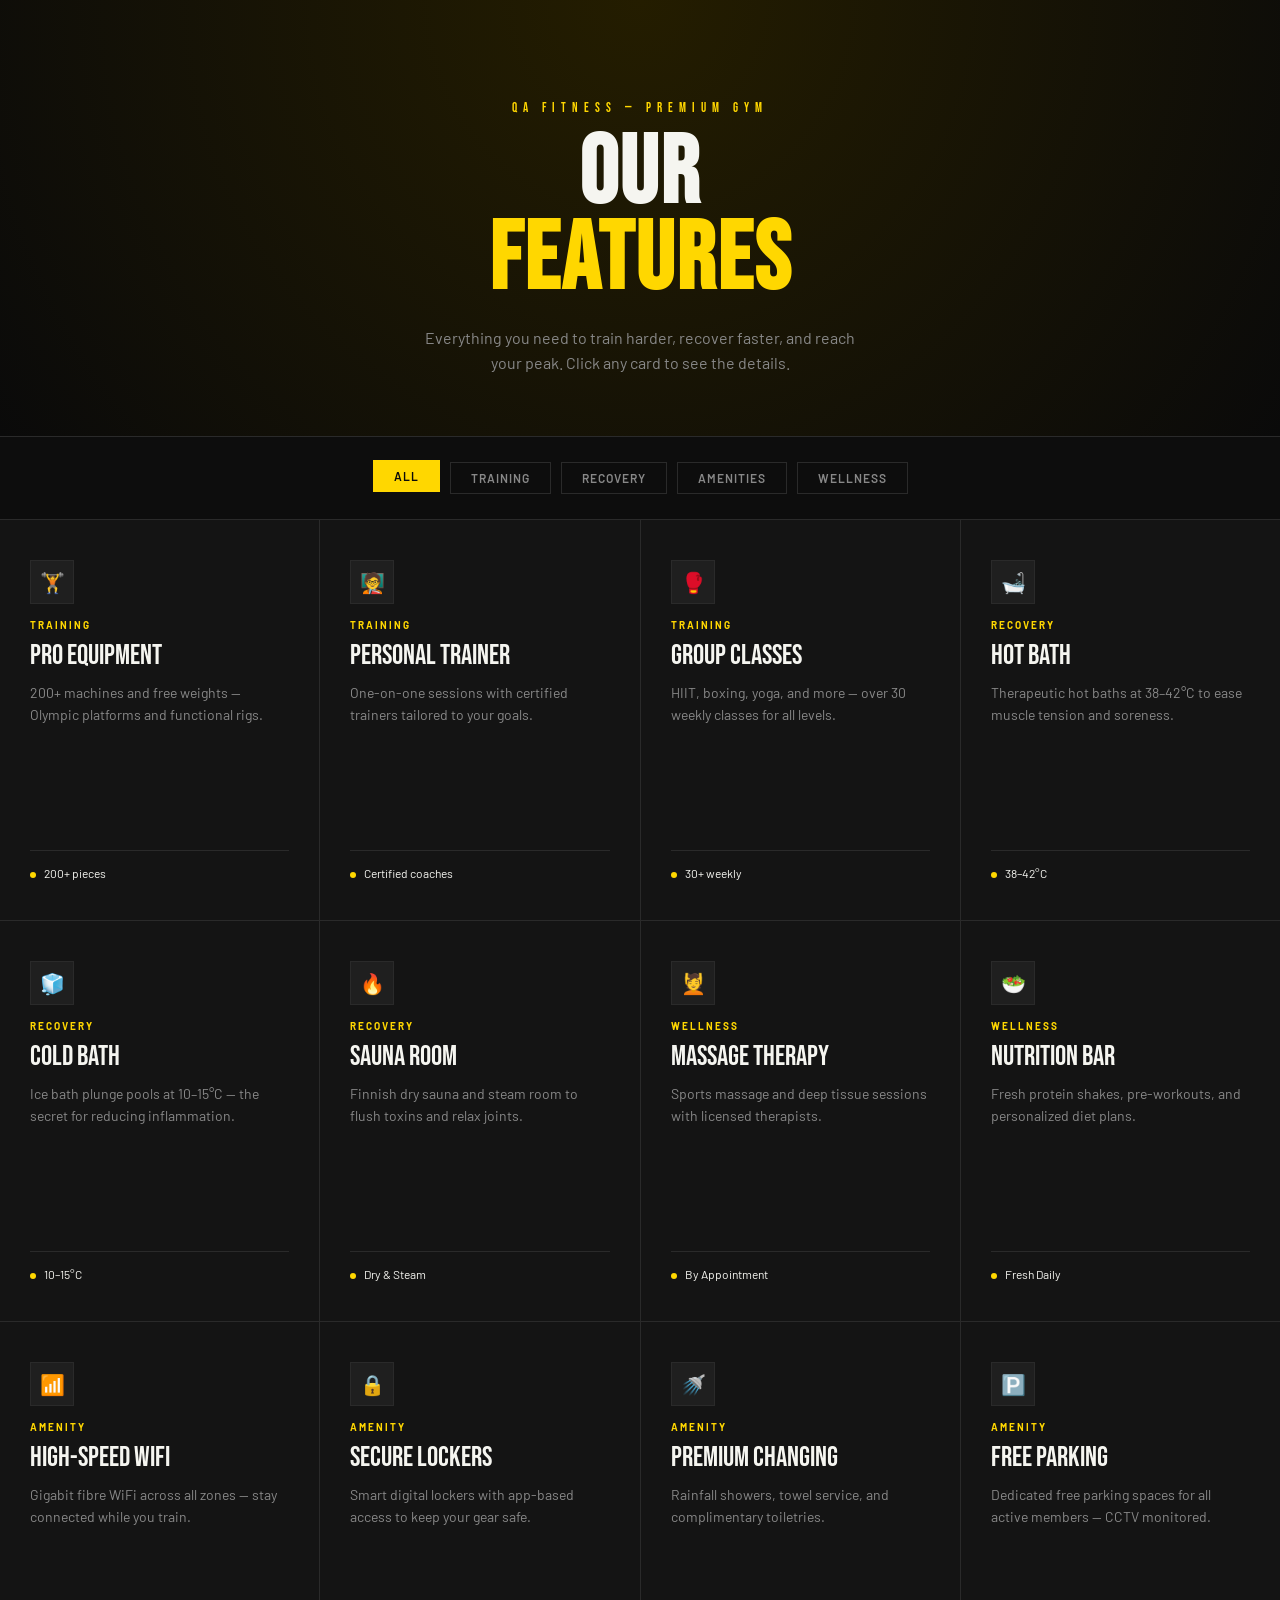
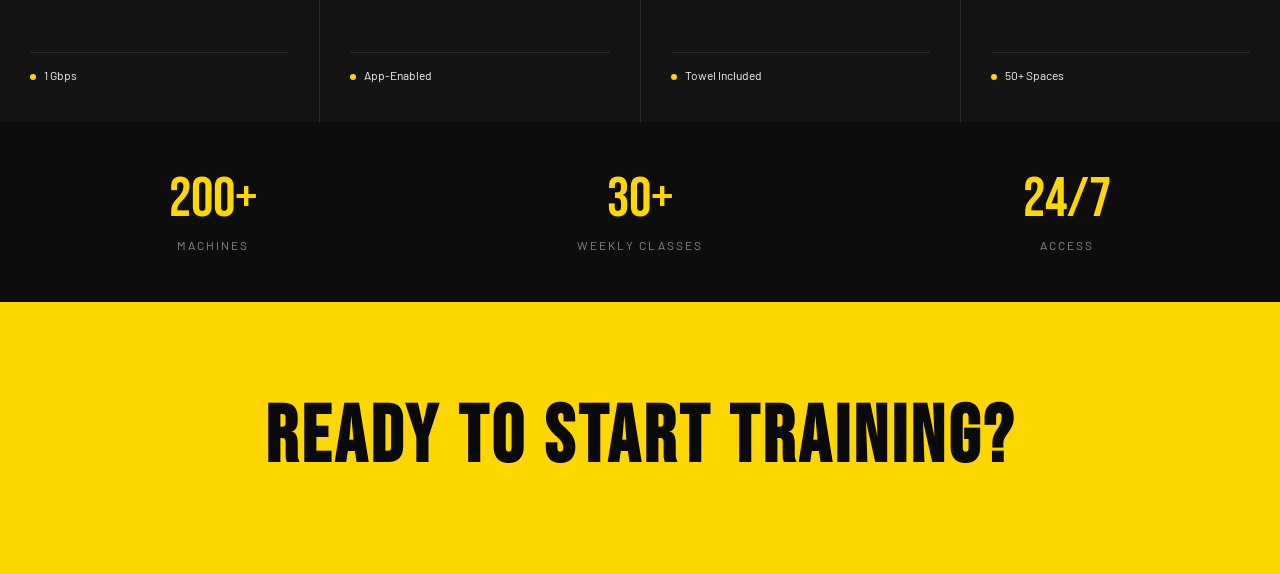
<file: index.html>
<!DOCTYPE html>
<html lang="en">
<head>
  <meta charset="UTF-8" />
  <meta name="viewport" content="width=device-width, initial-scale=1.0"/>
  <title>QA Fitness — Features</title>
  <link rel="preconnect" href="https://fonts.googleapis.com">
  <link href="https://fonts.googleapis.com/css2?family=Bebas+Neue&family=Barlow:wght@400;500;600&display=swap" rel="stylesheet">
  <link rel="stylesheet" href="style.css">
</head>
<body>

  <section class="hero">
    <div class="brand">QA Fitness — Premium Gym</div>
    <h1>OUR<br><span>FEATURES</span></h1>
    <p>Everything you need to train harder, recover faster, and reach your peak. Click any card to see the details.</p>
  </section>

  <div class="filter-bar">
    <button class="filter-btn active" onclick="filter('all', this)">All</button>
    <button class="filter-btn" onclick="filter('training', this)">Training</button>
    <button class="filter-btn" onclick="filter('recovery', this)">Recovery</button>
    <button class="filter-btn" onclick="filter('amenity', this)">Amenities</button>
    <button class="filter-btn" onclick="filter('wellness', this)">Wellness</button>
  </div>

  <div class="grid" id="grid">

    <div class="feature-card" data-cat="training" onclick="toggleFlip(this)">
      <div class="card-inner">
        <div class="card-front">
          <div class="card-icon">🏋️</div>
          <span class="card-tag">Training</span>
          <div class="card-title">Pro Equipment</div>
          <div class="card-desc">200+ machines and free weights — Olympic platforms and functional rigs.</div>
          <div class="card-detail"><span><span class="dot"></span>200+ pieces</span></div>
        </div>
        <div class="card-back">
          <h3>Equipment Specs</h3>
          <p>We use Hammer Strength and Rogue Fitness gear. Our platforms are reinforced for heavy drops, and our cables are inspected daily for smooth movement.</p>
          <div class="tap-hint">Click to flip back</div>
        </div>
      </div>
    </div>

    <div class="feature-card" data-cat="training" onclick="toggleFlip(this)">
      <div class="card-inner">
        <div class="card-front">
          <div class="card-icon">🧑‍🏫</div>
          <span class="card-tag">Training</span>
          <div class="card-title">Personal Trainer</div>
          <div class="card-desc">One-on-one sessions with certified trainers tailored to your goals.</div>
          <div class="card-detail"><span><span class="dot"></span>Certified coaches</span></div>
        </div>
        <div class="card-back">
          <h3>Expert Guidance</h3>
          <p>Our trainers hold Level 3+ certifications. We offer bi-weekly progress tracking, form correction, and custom workout plans via our gym app.</p>
          <div class="tap-hint">Click to flip back</div>
        </div>
      </div>
    </div>

    <div class="feature-card" data-cat="training" onclick="toggleFlip(this)">
      <div class="card-inner">
        <div class="card-front">
          <div class="card-icon">🥊</div>
          <span class="card-tag">Training</span>
          <div class="card-title">Group Classes</div>
          <div class="card-desc">HIIT, boxing, yoga, and more — over 30 weekly classes for all levels.</div>
          <div class="card-detail"><span><span class="dot"></span>30+ weekly</span></div>
        </div>
        <div class="card-back">
          <h3>The Studio</h3>
          <p>Classes are held in our climate-controlled studios. We provide all equipment, including gloves for boxing and mats for yoga. Just bring your energy.</p>
          <div class="tap-hint">Click to flip back</div>
        </div>
      </div>
    </div>

    <div class="feature-card" data-cat="recovery" onclick="toggleFlip(this)">
      <div class="card-inner">
        <div class="card-front">
          <div class="card-icon">🛁</div>
          <span class="card-tag">Recovery</span>
          <div class="card-title">Hot Bath</div>
          <div class="card-desc">Therapeutic hot baths at 38–42°C to ease muscle tension and soreness.</div>
          <div class="card-detail"><span><span class="dot"></span>38–42°C</span></div>
        </div>
        <div class="card-back">
          <h3>Heat Therapy</h3>
          <p>Soaking in our mineral-infused hot baths increases blood flow to tired muscles, helping you recover faster after high-intensity training sessions.</p>
          <div class="tap-hint">Click to flip back</div>
        </div>
      </div>
    </div>

    <div class="feature-card" data-cat="recovery" onclick="toggleFlip(this)">
      <div class="card-inner">
        <div class="card-front">
          <div class="card-icon">🧊</div>
          <span class="card-tag">Recovery</span>
          <div class="card-title">Cold Bath</div>
          <div class="card-desc">Ice bath plunge pools at 10–15°C — the secret for reducing inflammation.</div>
          <div class="card-detail"><span><span class="dot"></span>10–15°C</span></div>
        </div>
        <div class="card-back">
          <h3>Cryotherapy</h3>
          <p>The cold plunge constricts blood vessels and flushes out metabolic waste. It’s the gold standard for elite athletes to stop DOMS in its tracks.</p>
          <div class="tap-hint">Click to flip back</div>
        </div>
      </div>
    </div>

    <div class="feature-card" data-cat="recovery" onclick="toggleFlip(this)">
      <div class="card-inner">
        <div class="card-front">
          <div class="card-icon">🔥</div>
          <span class="card-tag">Recovery</span>
          <div class="card-title">Sauna Room</div>
          <div class="card-desc">Finnish dry sauna and steam room to flush toxins and relax joints.</div>
          <div class="card-detail"><span><span class="dot"></span>Dry & Steam</span></div>
        </div>
        <div class="card-back">
          <h3>Detoxify</h3>
          <p>Our traditional wood-lined sauna reaches 85°C. Great for skin health, improved cardiovascular endurance, and total mental decompression.</p>
          <div class="tap-hint">Click to flip back</div>
        </div>
      </div>
    </div>

    <div class="feature-card" data-cat="wellness" onclick="toggleFlip(this)">
      <div class="card-inner">
        <div class="card-front">
          <div class="card-icon">💆</div>
          <span class="card-tag">Wellness</span>
          <div class="card-title">Massage Therapy</div>
          <div class="card-desc">Sports massage and deep tissue sessions with licensed therapists.</div>
          <div class="card-detail"><span><span class="dot"></span>By Appointment</span></div>
        </div>
        <div class="card-back">
          <h3>Body Work</h3>
          <p>Choose from sports massage, trigger point therapy, or assisted stretching. Perfect for addressing chronic tightness and preventing injury.</p>
          <div class="tap-hint">Click to flip back</div>
        </div>
      </div>
    </div>

    <div class="feature-card" data-cat="wellness" onclick="toggleFlip(this)">
      <div class="card-inner">
        <div class="card-front">
          <div class="card-icon">🥗</div>
          <span class="card-tag">Wellness</span>
          <div class="card-title">Nutrition Bar</div>
          <div class="card-desc">Fresh protein shakes, pre-workouts, and personalized diet plans.</div>
          <div class="card-detail"><span><span class="dot"></span>Fresh Daily</span></div>
        </div>
        <div class="card-back">
          <h3>Fuel Your Body</h3>
          <p>We serve pharmaceutical-grade supplements and organic whole foods. Our nutritionists can build a macro plan that fits your exact body goals.</p>
          <div class="tap-hint">Click to flip back</div>
        </div>
      </div>
    </div>

    <div class="feature-card" data-cat="amenity" onclick="toggleFlip(this)">
      <div class="card-inner">
        <div class="card-front">
          <div class="card-icon">📶</div>
          <span class="card-tag">Amenity</span>
          <div class="card-title">High-Speed WiFi</div>
          <div class="card-desc">Gigabit fibre WiFi across all zones — stay connected while you train.</div>
          <div class="card-detail"><span><span class="dot"></span>1 Gbps</span></div>
        </div>
        <div class="card-back">
          <h3>Connect</h3>
          <p>Full signal strength even in the locker rooms. Stream your workout playlists in 4K or get some work done in our lounge area between sets.</p>
          <div class="tap-hint">Click to flip back</div>
        </div>
      </div>
    </div>

    <div class="feature-card" data-cat="amenity" onclick="toggleFlip(this)">
      <div class="card-inner">
        <div class="card-front">
          <div class="card-icon">🔒</div>
          <span class="card-tag">Amenity</span>
          <div class="card-title">Secure Lockers</div>
          <div class="card-desc">Smart digital lockers with app-based access to keep your gear safe.</div>
          <div class="card-detail"><span><span class="dot"></span>App-Enabled</span></div>
        </div>
        <div class="card-back">
          <h3>Smart Security</h3>
          <p>No need for padlocks. Use your membership QR code to lock and unlock. Each locker includes a USB charging port for your devices.</p>
          <div class="tap-hint">Click to flip back</div>
        </div>
      </div>
    </div>

    <div class="feature-card" data-cat="amenity" onclick="toggleFlip(this)">
      <div class="card-inner">
        <div class="card-front">
          <div class="card-icon">🚿</div>
          <span class="card-tag">Amenity</span>
          <div class="card-title">Premium Changing</div>
          <div class="card-desc">Rainfall showers, towel service, and complimentary toiletries.</div>
          <div class="card-detail"><span><span class="dot"></span>Towel Included</span></div>
        </div>
        <div class="card-back">
          <h3>The Spa Suite</h3>
          <p>Our changing rooms feature Dyson hair dryers, luxury shower gels, and fresh towels laundered daily. Experience the ultimate post-workout refresh.</p>
          <div class="tap-hint">Click to flip back</div>
        </div>
      </div>
    </div>

    <div class="feature-card" data-cat="amenity" onclick="toggleFlip(this)">
      <div class="card-inner">
        <div class="card-front">
          <div class="card-icon">🅿️</div>
          <span class="card-tag">Amenity</span>
          <div class="card-title">Free Parking</div>
          <div class="card-desc">Dedicated free parking spaces for all active members — CCTV monitored.</div>
          <div class="card-detail"><span><span class="dot"></span>50+ Spaces</span></div>
        </div>
        <div class="card-back">
          <h3>Easy Access</h3>
          <p>Skip the city parking stress. Our private lot is located directly behind the gym with secure gated entry for members only.</p>
          <div class="tap-hint">Click to flip back</div>
        </div>
      </div>
    </div>

  </div>

  <div class="stats-bar">
    <div class="stat"><div class="stat-num">200+</div><div class="stat-label">Machines</div></div>
    <div class="stat"><div class="stat-num">30+</div><div class="stat-label">Weekly Classes</div></div>
    <div class="stat"><div class="stat-num">24/7</div><div class="stat-label">Access</div></div>
  </div>

  <div class="cta-strip">
    <h2>Ready to Start Training?</h2>
  </div>

  <script src="script.js"></script>
</body>
</html>
</file>
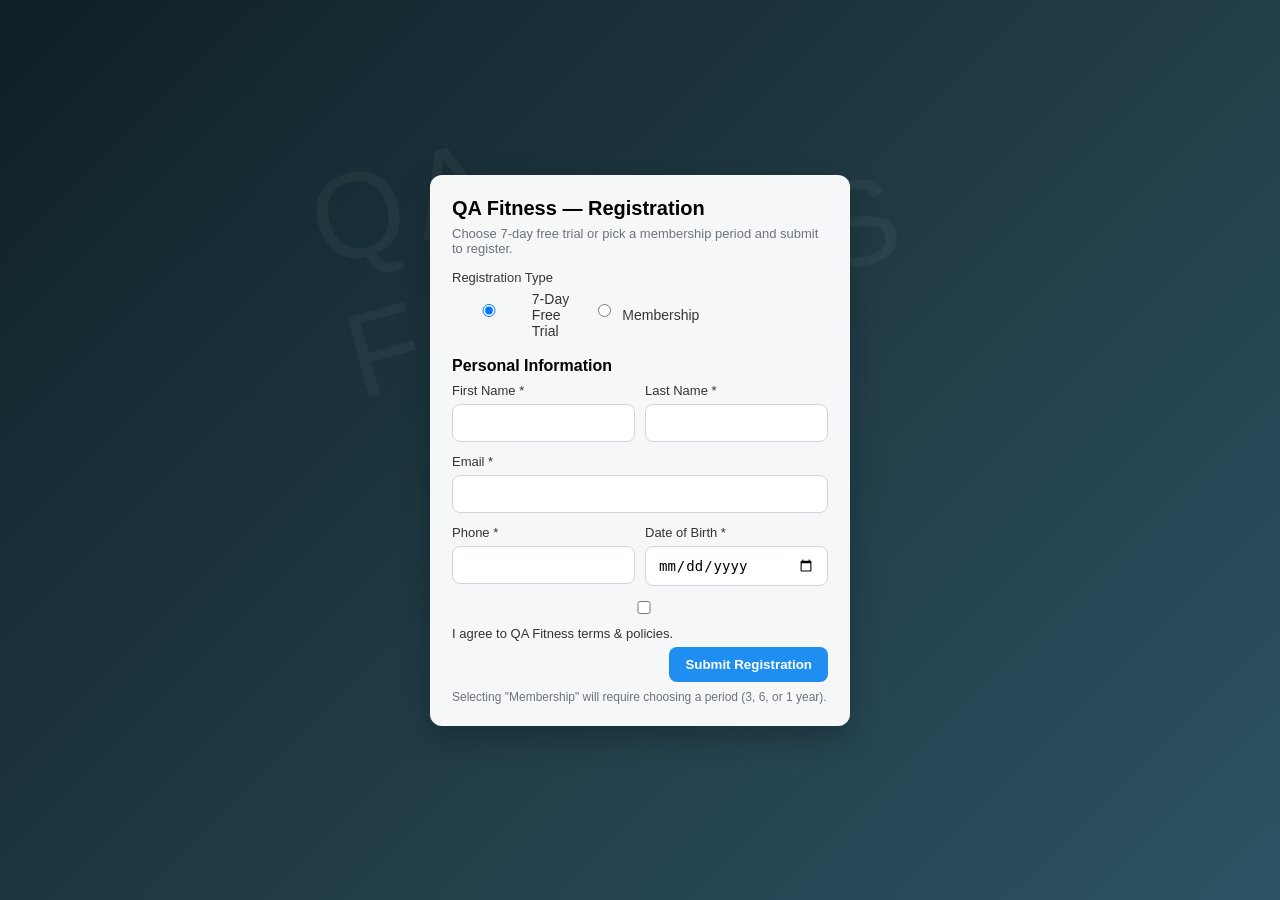
<file: contact.html>
<!doctype html>
<html lang="en">
<head>
  <meta charset="utf-8" />
  <meta name="viewport" content="width=device-width,initial-scale=1" />
  <title>QA Fitness - Registration</title>
  <style>
    :root{--primary:#1f8ef1;--muted:#6b7280}
    *{box-sizing:border-box}
    body{margin:0;min-height:100vh;display:flex;align-items:center;justify-content:center;
      font-family:Arial,Helvetica,sans-serif;
      background:linear-gradient(135deg,#0f2027 0%,#203a43 50%,#2c5364 100%);}
    /* watermark */
    body::before{content:"QA FITNESS";position:fixed;left:50%;top:8%;transform:translateX(-50%)rotate(-15deg);
      font-size:120px;color:rgba(255,255,255,0.04);letter-spacing:10px;pointer-events:none;user-select:none}
    .card{width:420px;background:rgba(255,255,255,0.96);padding:22px;border-radius:12px;box-shadow:0 12px 30px rgba(0,0,0,0.25)}
    h2{margin:0 0 6px;font-size:20px}
    p.lead{margin:0 0 14px;color:var(--muted);font-size:13px}
    label{display:block;margin-bottom:6px;font-size:13px;color:#333}
    .radio-row{display:flex;gap:12px;flex-wrap:wrap;margin-bottom:12px}
    .radio-row label{display:flex;align-items:center;gap:8px;font-size:14px}
    select,input{width:100%;padding:10px 12px;border:1px solid #d1d5db;border-radius:8px;font-size:14px;margin-bottom:12px}
    .form-row{display:flex;gap:10px}
    .form-row .half{flex:1}
    .actions{display:flex;justify-content:flex-end;gap:8px;margin-top:6px}
    button{background:var(--primary);color:#fff;border:0;padding:10px 16px;border-radius:8px;cursor:pointer;font-weight:700}
    .note{font-size:12px;color:var(--muted);margin-top:8px}
    @media (max-width:460px){.card{width:92%;} body::before{font-size:64px;top:2%}}
  </style>
</head>
<body>
  <div class="card" role="region" aria-label="QA Fitness registration">
    <h2>QA Fitness — Registration</h2>
    <p class="lead">Choose 7-day free trial or pick a membership period and submit to register.</p>

    <form id="regForm" novalidate>
      <label>Registration Type</label>
      <div class="radio-row" role="radiogroup" aria-label="Registration Type">
        <label><input type="radio" name="type" value="trial" id="typeTrial" checked> 7-Day Free Trial</label>
        <label><input type="radio" name="type" value="membership" id="typeMembership"> Membership</label>
      </div>

      <div id="membershipOptions" style="display:none;">
        <label for="period">Membership Period</label>
        <select id="period" name="period">
          <option value="">-- Select Period --</option>
          <option value="3-months">3 Months — $75</option>
          <option value="6-months">6 Months — $135</option>
          <option value="1-year">1 Year — $240</option>
        </select>
      </div>

      <div style="margin-top:6px;font-weight:700;margin-bottom:8px">Personal Information</div>

      <div class="form-row">
        <div class="half">
          <label for="firstName">First Name *</label>
          <input id="firstName" name="firstName" type="text" required>
        </div>
        <div class="half">
          <label for="lastName">Last Name *</label>
          <input id="lastName" name="lastName" type="text" required>
        </div>
      </div>

      <label for="email">Email *</label>
      <input id="email" name="email" type="email" required>

      <div class="form-row">
        <div class="half">
          <label for="phone">Phone *</label>
          <input id="phone" name="phone" type="tel" required>
        </div>
        <div class="half">
          <label for="dob">Date of Birth *</label>
          <input id="dob" name="dob" type="date" required>
        </div>
      </div>

      <label><input type="checkbox" id="agree" required> I agree to QA Fitness terms & policies.</label>

      <div class="actions">
        <button type="submit">Submit Registration</button>
      </div>

      <div class="note" aria-live="polite">Selecting "Membership" will require choosing a period (3, 6, or 1 year).</div>
    </form>
  </div>

  <script>
    const typeTrial = document.getElementById('typeTrial');
    const typeMembership = document.getElementById('typeMembership');
    const membershipOptions = document.getElementById('membershipOptions');
    const periodSelect = document.getElementById('period');
    const form = document.getElementById('regForm');

    function toggleMembershipOptions() {
      membershipOptions.style.display = typeMembership.checked ? 'block' : 'none';
      if (!typeMembership.checked) periodSelect.value = '';
    }
    document.querySelectorAll('input[name="type"]').forEach(r => r.addEventListener('change', toggleMembershipOptions));
    toggleMembershipOptions();

    form.addEventListener('submit', (e) => {
      e.preventDefault();
      // Basic validation
      if (typeMembership.checked && periodSelect.value === '') {
        alert('Please choose a membership period.');
        periodSelect.focus();
        return;
      }
      if (!form.checkValidity()) {
        alert('Please fill required fields.');
        return;
      }
      // Collect data
      const fd = new FormData(form);
      const data = Object.fromEntries(fd.entries());
      console.log('Registration submitted:', data);
      alert('Registration submitted (demo). Check console for details.');
      form.reset();
      toggleMembershipOptions();
    });
  </script>
</body>
</html>
</file>
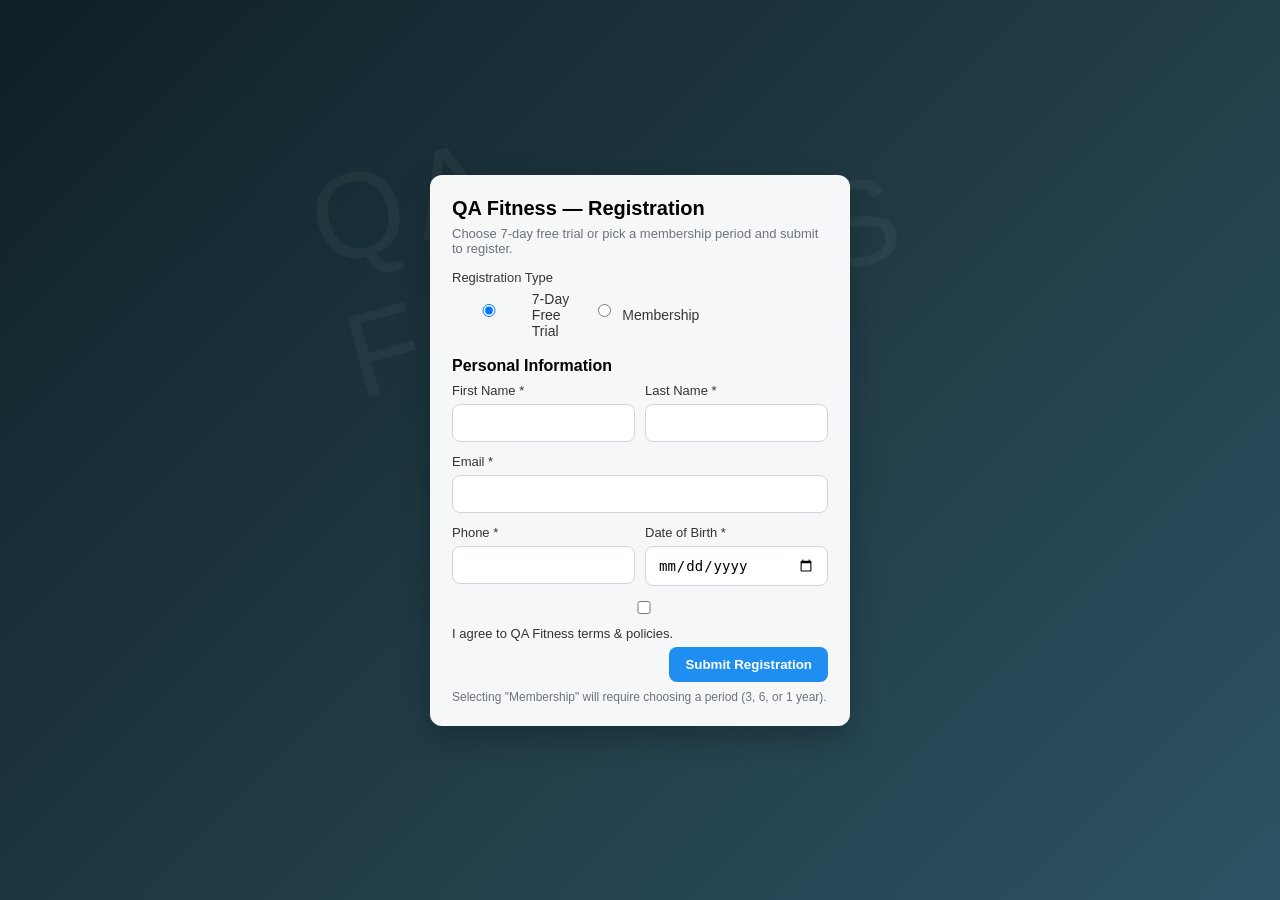
<file: Contact.html>
<!doctype html>
<html lang="en">
<head>
  <meta charset="utf-8" />
  <meta name="viewport" content="width=device-width,initial-scale=1" />
  <title>QA Fitness - Registration</title>
  <style>
    :root{--primary:#1f8ef1;--muted:#6b7280}
    *{box-sizing:border-box}
    body{margin:0;min-height:100vh;display:flex;align-items:center;justify-content:center;
      font-family:Arial,Helvetica,sans-serif;
      background:linear-gradient(135deg,#0f2027 0%,#203a43 50%,#2c5364 100%);}
    /* watermark */
    body::before{content:"QA FITNESS";position:fixed;left:50%;top:8%;transform:translateX(-50%)rotate(-15deg);
      font-size:120px;color:rgba(255,255,255,0.04);letter-spacing:10px;pointer-events:none;user-select:none}
    .card{width:420px;background:rgba(255,255,255,0.96);padding:22px;border-radius:12px;box-shadow:0 12px 30px rgba(0,0,0,0.25)}
    h2{margin:0 0 6px;font-size:20px}
    p.lead{margin:0 0 14px;color:var(--muted);font-size:13px}
    label{display:block;margin-bottom:6px;font-size:13px;color:#333}
    .radio-row{display:flex;gap:12px;flex-wrap:wrap;margin-bottom:12px}
    .radio-row label{display:flex;align-items:center;gap:8px;font-size:14px}
    select,input{width:100%;padding:10px 12px;border:1px solid #d1d5db;border-radius:8px;font-size:14px;margin-bottom:12px}
    .form-row{display:flex;gap:10px}
    .form-row .half{flex:1}
    .actions{display:flex;justify-content:flex-end;gap:8px;margin-top:6px}
    button{background:var(--primary);color:#fff;border:0;padding:10px 16px;border-radius:8px;cursor:pointer;font-weight:700}
    .note{font-size:12px;color:var(--muted);margin-top:8px}
    @media (max-width:460px){.card{width:92%;} body::before{font-size:64px;top:2%}}
  </style>
</head>
<body>
  <div class="card" role="region" aria-label="QA Fitness registration">
    <h2>QA Fitness — Registration</h2>
    <p class="lead">Choose 7-day free trial or pick a membership period and submit to register.</p>

    <form id="regForm" novalidate>
      <label>Registration Type</label>
      <div class="radio-row" role="radiogroup" aria-label="Registration Type">
        <label><input type="radio" name="type" value="trial" id="typeTrial" checked> 7-Day Free Trial</label>
        <label><input type="radio" name="type" value="membership" id="typeMembership"> Membership</label>
      </div>

      <div id="membershipOptions" style="display:none;">
        <label for="period">Membership Period</label>
        <select id="period" name="period">
          <option value="">-- Select Period per month --</option>
          <option value="1-months">Starter  — £25</option>
          <option value="Pro">Pro Elite   — £45</option>
          <option value="Ultimate">Ultimate — £75</option>
        </select>
      </div>

      <div style="margin-top:6px;font-weight:700;margin-bottom:8px">Personal Information</div>

      <div class="form-row">
        <div class="half">
          <label for="firstName">First Name *</label>
          <input id="firstName" name="firstName" type="text" required>
        </div>
        <div class="half">
          <label for="lastName">Last Name *</label>
          <input id="lastName" name="lastName" type="text" required>
        </div>
      </div>

      <label for="email">Email *</label>
      <input id="email" name="email" type="email" required>

      <div class="form-row">
        <div class="half">
          <label for="phone">Phone *</label>
          <input id="phone" name="phone" type="tel" required>
        </div>
        <div class="half">
          <label for="dob">Date of Birth *</label>
          <input id="dob" name="dob" type="date" required>
        </div>
      </div>

      <label><input type="checkbox" id="agree" required> I agree to QA Fitness terms & policies.</label>

      <div class="actions">
        <button type="submit">Submit Registration</button>
      </div>

      <div class="note" aria-live="polite">Selecting "Membership" will require choosing a period (3, 6, or 1 year).</div>
    </form>
  </div>

  <script>
    const typeTrial = document.getElementById('typeTrial');
    const typeMembership = document.getElementById('typeMembership');
    const membershipOptions = document.getElementById('membershipOptions');
    const periodSelect = document.getElementById('period');
    const form = document.getElementById('regForm');

    function toggleMembershipOptions() {
      membershipOptions.style.display = typeMembership.checked ? 'block' : 'none';
      if (!typeMembership.checked) periodSelect.value = '';
    }
    document.querySelectorAll('input[name="type"]').forEach(r => r.addEventListener('change', toggleMembershipOptions));
    toggleMembershipOptions();

    form.addEventListener('submit', (e) => {
      e.preventDefault();
      // Basic validation
      if (typeMembership.checked && periodSelect.value === '') {
        alert('Please choose a membership period.');
        periodSelect.focus();
        return;
      }
      if (!form.checkValidity()) {
        alert('Please fill required fields.');
        return;
      }
      // Collect data
      const fd = new FormData(form);
      const data = Object.fromEntries(fd.entries());
      console.log('Registration submitted:', data);
      alert('Registration submitted (demo). Check console for details.');
      form.reset();
      toggleMembershipOptions();
    });
  </script>
</body>
</html>
</file>
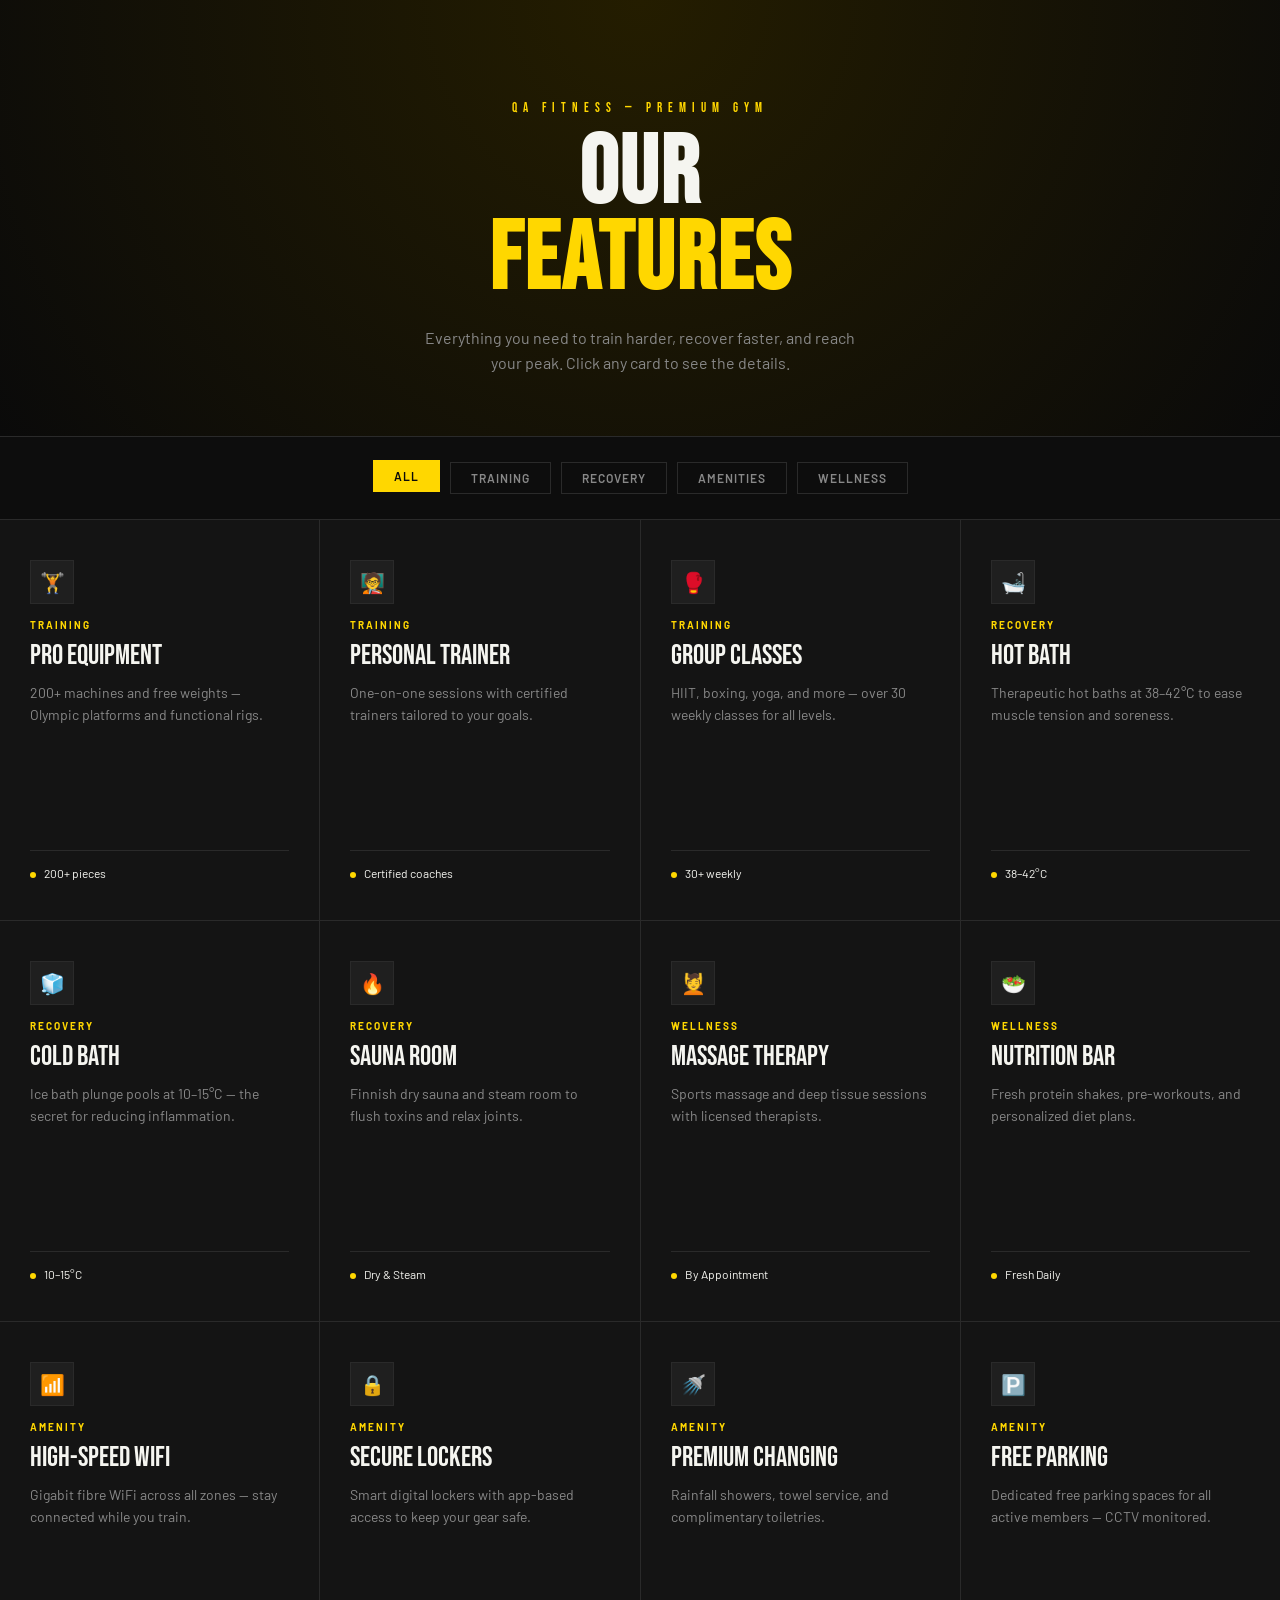
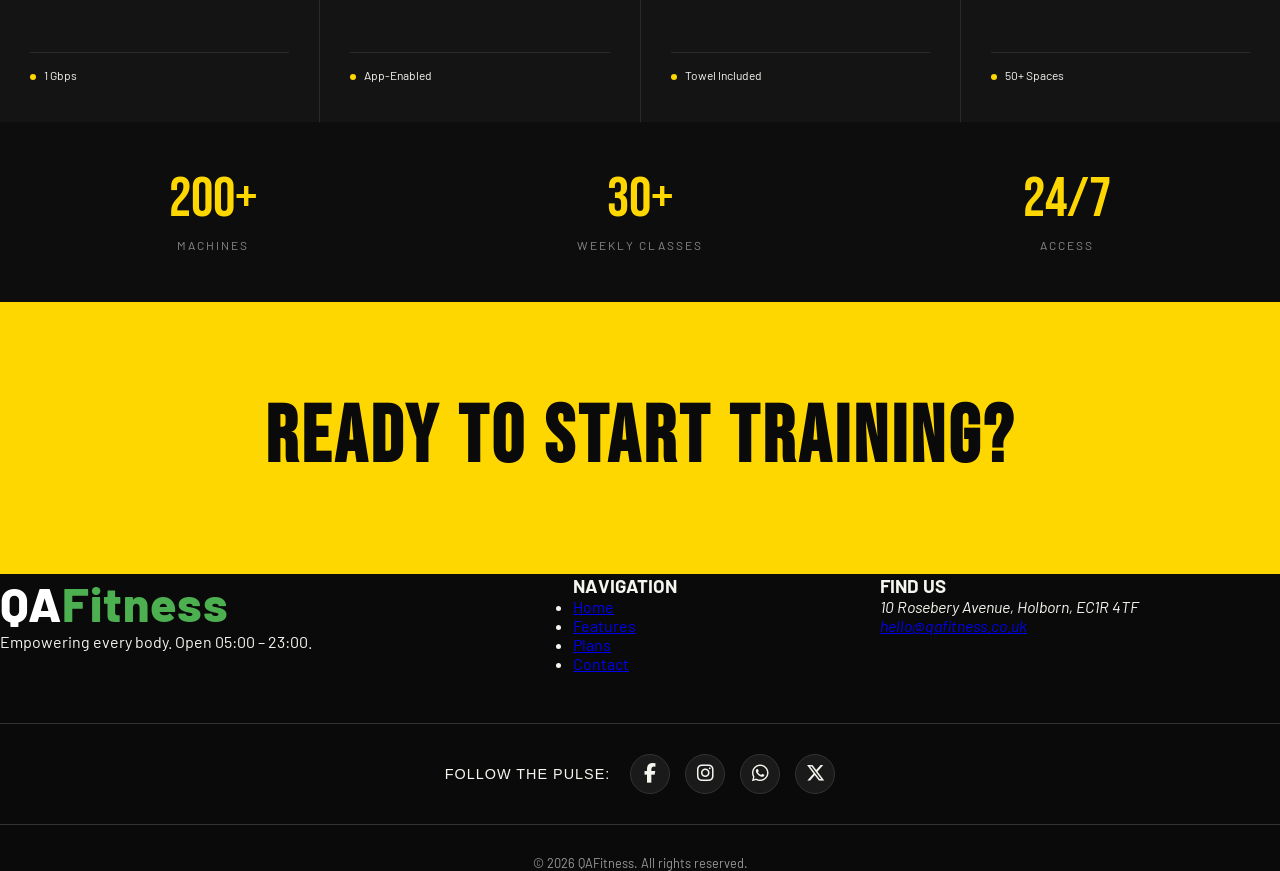
<file: features.html>
<!DOCTYPE html>
<html lang="en">
<head>
  <meta charset="UTF-8" />
  <meta name="viewport" content="width=device-width, initial-scale=1.0"/>
  <title>QA Fitness — Features</title>
  <link rel="preconnect" href="https://fonts.googleapis.com">
  <link href="https://fonts.googleapis.com/css2?family=Bebas+Neue&family=Barlow:wght@400;500;600&display=swap" rel="stylesheet">
  <link rel="stylesheet" href="features.css">
  <link rel="stylesheet" href="https://cdnjs.cloudflare.com/ajax/libs/font-awesome/6.5.1/css/all.min.css">
</head>
<body>

  <section class="hero">
    <div class="brand">QA Fitness — Premium Gym</div>
    <h1>OUR<br><span>FEATURES</span></h1>
    <p>Everything you need to train harder, recover faster, and reach your peak. Click any card to see the details.</p>
  </section>

  <div class="filter-bar">
    <button class="filter-btn active" onclick="filter('all', this)">All</button>
    <button class="filter-btn" onclick="filter('training', this)">Training</button>
    <button class="filter-btn" onclick="filter('recovery', this)">Recovery</button>
    <button class="filter-btn" onclick="filter('amenity', this)">Amenities</button>
    <button class="filter-btn" onclick="filter('wellness', this)">Wellness</button>
  </div>

  <div class="grid" id="grid">

    <div class="feature-card" data-cat="training" onclick="toggleFlip(this)">
      <div class="card-inner">
        <div class="card-front">
          <div class="card-icon">🏋️</div>
          <span class="card-tag">Training</span>
          <div class="card-title">Pro Equipment</div>
          <div class="card-desc">200+ machines and free weights — Olympic platforms and functional rigs.</div>
          <div class="card-detail"><span><span class="dot"></span>200+ pieces</span></div>
        </div>
        <div class="card-back">
          <h3>Equipment Specs</h3>
          <p>We use Hammer Strength and Rogue Fitness gear. Our platforms are reinforced for heavy drops, and our cables are inspected daily for smooth movement.</p>
          <div class="tap-hint">Click to flip back</div>
        </div>
      </div>
    </div>

    <div class="feature-card" data-cat="training" onclick="toggleFlip(this)">
      <div class="card-inner">
        <div class="card-front">
          <div class="card-icon">🧑‍🏫</div>
          <span class="card-tag">Training</span>
          <div class="card-title">Personal Trainer</div>
          <div class="card-desc">One-on-one sessions with certified trainers tailored to your goals.</div>
          <div class="card-detail"><span><span class="dot"></span>Certified coaches</span></div>
        </div>
        <div class="card-back">
          <h3>Expert Guidance</h3>
          <p>Our trainers hold Level 3+ certifications. We offer bi-weekly progress tracking, form correction, and custom workout plans via our gym app.</p>
          <div class="tap-hint">Click to flip back</div>
        </div>
      </div>
    </div>

    <div class="feature-card" data-cat="training" onclick="toggleFlip(this)">
      <div class="card-inner">
        <div class="card-front">
          <div class="card-icon">🥊</div>
          <span class="card-tag">Training</span>
          <div class="card-title">Group Classes</div>
          <div class="card-desc">HIIT, boxing, yoga, and more — over 30 weekly classes for all levels.</div>
          <div class="card-detail"><span><span class="dot"></span>30+ weekly</span></div>
        </div>
        <div class="card-back">
          <h3>The Studio</h3>
          <p>Classes are held in our climate-controlled studios. We provide all equipment, including gloves for boxing and mats for yoga. Just bring your energy.</p>
          <div class="tap-hint">Click to flip back</div>
        </div>
      </div>
    </div>

    <div class="feature-card" data-cat="recovery" onclick="toggleFlip(this)">
      <div class="card-inner">
        <div class="card-front">
          <div class="card-icon">🛁</div>
          <span class="card-tag">Recovery</span>
          <div class="card-title">Hot Bath</div>
          <div class="card-desc">Therapeutic hot baths at 38–42°C to ease muscle tension and soreness.</div>
          <div class="card-detail"><span><span class="dot"></span>38–42°C</span></div>
        </div>
        <div class="card-back">
          <h3>Heat Therapy</h3>
          <p>Soaking in our mineral-infused hot baths increases blood flow to tired muscles, helping you recover faster after high-intensity training sessions.</p>
          <div class="tap-hint">Click to flip back</div>
        </div>
      </div>
    </div>

    <div class="feature-card" data-cat="recovery" onclick="toggleFlip(this)">
      <div class="card-inner">
        <div class="card-front">
          <div class="card-icon">🧊</div>
          <span class="card-tag">Recovery</span>
          <div class="card-title">Cold Bath</div>
          <div class="card-desc">Ice bath plunge pools at 10–15°C — the secret for reducing inflammation.</div>
          <div class="card-detail"><span><span class="dot"></span>10–15°C</span></div>
        </div>
        <div class="card-back">
          <h3>Cryotherapy</h3>
          <p>The cold plunge constricts blood vessels and flushes out metabolic waste. It’s the gold standard for elite athletes to stop DOMS in its tracks.</p>
          <div class="tap-hint">Click to flip back</div>
        </div>
      </div>
    </div>

    <div class="feature-card" data-cat="recovery" onclick="toggleFlip(this)">
      <div class="card-inner">
        <div class="card-front">
          <div class="card-icon">🔥</div>
          <span class="card-tag">Recovery</span>
          <div class="card-title">Sauna Room</div>
          <div class="card-desc">Finnish dry sauna and steam room to flush toxins and relax joints.</div>
          <div class="card-detail"><span><span class="dot"></span>Dry & Steam</span></div>
        </div>
        <div class="card-back">
          <h3>Detoxify</h3>
          <p>Our traditional wood-lined sauna reaches 85°C. Great for skin health, improved cardiovascular endurance, and total mental decompression.</p>
          <div class="tap-hint">Click to flip back</div>
        </div>
      </div>
    </div>

    <div class="feature-card" data-cat="wellness" onclick="toggleFlip(this)">
      <div class="card-inner">
        <div class="card-front">
          <div class="card-icon">💆</div>
          <span class="card-tag">Wellness</span>
          <div class="card-title">Massage Therapy</div>
          <div class="card-desc">Sports massage and deep tissue sessions with licensed therapists.</div>
          <div class="card-detail"><span><span class="dot"></span>By Appointment</span></div>
        </div>
        <div class="card-back">
          <h3>Body Work</h3>
          <p>Choose from sports massage, trigger point therapy, or assisted stretching. Perfect for addressing chronic tightness and preventing injury.</p>
          <div class="tap-hint">Click to flip back</div>
        </div>
      </div>
    </div>

    <div class="feature-card" data-cat="wellness" onclick="toggleFlip(this)">
      <div class="card-inner">
        <div class="card-front">
          <div class="card-icon">🥗</div>
          <span class="card-tag">Wellness</span>
          <div class="card-title">Nutrition Bar</div>
          <div class="card-desc">Fresh protein shakes, pre-workouts, and personalized diet plans.</div>
          <div class="card-detail"><span><span class="dot"></span>Fresh Daily</span></div>
        </div>
        <div class="card-back">
          <h3>Fuel Your Body</h3>
          <p>We serve pharmaceutical-grade supplements and organic whole foods. Our nutritionists can build a macro plan that fits your exact body goals.</p>
          <div class="tap-hint">Click to flip back</div>
        </div>
      </div>
    </div>

    <div class="feature-card" data-cat="amenity" onclick="toggleFlip(this)">
      <div class="card-inner">
        <div class="card-front">
          <div class="card-icon">📶</div>
          <span class="card-tag">Amenity</span>
          <div class="card-title">High-Speed WiFi</div>
          <div class="card-desc">Gigabit fibre WiFi across all zones — stay connected while you train.</div>
          <div class="card-detail"><span><span class="dot"></span>1 Gbps</span></div>
        </div>
        <div class="card-back">
          <h3>Connect</h3>
          <p>Full signal strength even in the locker rooms. Stream your workout playlists in 4K or get some work done in our lounge area between sets.</p>
          <div class="tap-hint">Click to flip back</div>
        </div>
      </div>
    </div>

    <div class="feature-card" data-cat="amenity" onclick="toggleFlip(this)">
      <div class="card-inner">
        <div class="card-front">
          <div class="card-icon">🔒</div>
          <span class="card-tag">Amenity</span>
          <div class="card-title">Secure Lockers</div>
          <div class="card-desc">Smart digital lockers with app-based access to keep your gear safe.</div>
          <div class="card-detail"><span><span class="dot"></span>App-Enabled</span></div>
        </div>
        <div class="card-back">
          <h3>Smart Security</h3>
          <p>No need for padlocks. Use your membership QR code to lock and unlock. Each locker includes a USB charging port for your devices.</p>
          <div class="tap-hint">Click to flip back</div>
        </div>
      </div>
    </div>

    <div class="feature-card" data-cat="amenity" onclick="toggleFlip(this)">
      <div class="card-inner">
        <div class="card-front">
          <div class="card-icon">🚿</div>
          <span class="card-tag">Amenity</span>
          <div class="card-title">Premium Changing</div>
          <div class="card-desc">Rainfall showers, towel service, and complimentary toiletries.</div>
          <div class="card-detail"><span><span class="dot"></span>Towel Included</span></div>
        </div>
        <div class="card-back">
          <h3>The Spa Suite</h3>
          <p>Our changing rooms feature Dyson hair dryers, luxury shower gels, and fresh towels laundered daily. Experience the ultimate post-workout refresh.</p>
          <div class="tap-hint">Click to flip back</div>
        </div>
      </div>
    </div>

    <div class="feature-card" data-cat="amenity" onclick="toggleFlip(this)">
      <div class="card-inner">
        <div class="card-front">
          <div class="card-icon">🅿️</div>
          <span class="card-tag">Amenity</span>
          <div class="card-title">Free Parking</div>
          <div class="card-desc">Dedicated free parking spaces for all active members — CCTV monitored.</div>
          <div class="card-detail"><span><span class="dot"></span>50+ Spaces</span></div>
        </div>
        <div class="card-back">
          <h3>Easy Access</h3>
          <p>Skip the city parking stress. Our private lot is located directly behind the gym with secure gated entry for members only.</p>
          <div class="tap-hint">Click to flip back</div>
        </div>
      </div>
    </div>

  </div>

  <div class="stats-bar">
    <div class="stat"><div class="stat-num">200+</div><div class="stat-label">Machines</div></div>
    <div class="stat"><div class="stat-num">30+</div><div class="stat-label">Weekly Classes</div></div>
    <div class="stat"><div class="stat-num">24/7</div><div class="stat-label">Access</div></div>
  </div>

  <div class="cta-strip">
    <h2>Ready to Start Training?</h2>
  </div>

  <script src="features.js"></script>

    <footer class="site-footer">
        <div class="container">
            <div class="footer-grid">
                <div class="footer-brand">
                    <div class="logo">QA<span>Fitness</span></div>
                    <p>Empowering every body. Open 05:00 – 23:00.</p>
                </div>
                <nav class="footer-nav">
                    <h3>NAVIGATION</h3>
                    <ul>
                        <li><a href="#" class="footer-home-trigger">Home</a></li>
                        <li><a href="#features">Features</a></li>
                        <li><a href="#plans">Plans</a></li>
                        <li><a href="contact.html">Contact</a></li>
                    </ul>
                </nav>
                <div class="footer-contact">
                    <h3>FIND US</h3>
                    <address>
                        10 Rosebery Avenue, Holborn, EC1R 4TF<br>
                        <a href="mailto:hello@qafitness.co.uk">hello@qafitness.co.uk</a>
                    </address>
                </div>
            </div>

            <div class="social-bar">
                <span>FOLLOW THE PULSE:</span>
                <div class="social-icons">
                    <a href="#" class="social-icon"><i class="fa-brands fa-facebook-f"></i></a>
                    <a href="#" class="social-icon"><i class="fa-brands fa-instagram"></i></a>
                    <a href="#" class="social-icon"><i class="fa-brands fa-whatsapp"></i></a>
                    <a href="#" class="social-icon"><i class="fa-brands fa-x-twitter"></i></a>
                </div>
            </div>
            <div class="footer-bottom">
                <p>&copy; 2026 QAFitness. All rights reserved.</p>
            </div>
        </div>
    </footer>
</body>
</html>
</file>
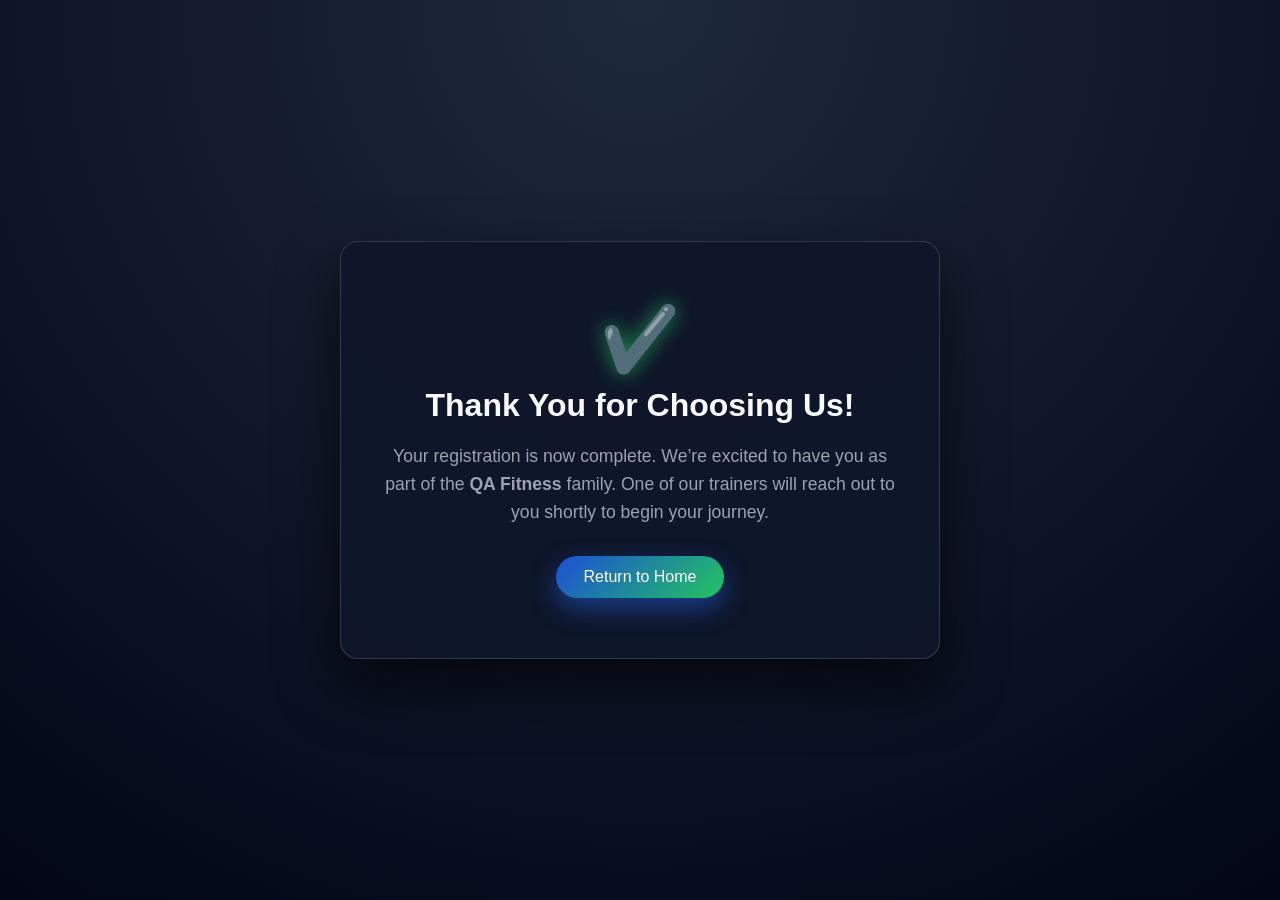
<file: thankyou.html>
<!DOCTYPE html>
<html lang="en">
<head>
  <meta charset="UTF-8">
  <title>Thank You – QA Fitness</title>
  <link rel="stylesheet" href="forms.css">

  <style>
    .thankyou-wrapper {
      display:flex;
      justify-content:center;
      align-items:center;
      min-height:100vh;
      padding:20px;
      animation:fadeIn 1s ease;
    }

    @keyframes fadeIn {
      from { opacity:0; transform:translateY(20px); }
      to { opacity:1; transform:translateY(0); }
    }

    .thankyou-card {
      background:rgba(15,23,42,0.95);
      border-radius:18px;
      padding:60px 40px;
      max-width:600px;
      width:100%;
      text-align:center;
      box-shadow:0 25px 60px rgba(0,0,0,0.6);
      border:1px solid rgba(148,163,184,0.25);
    }

    .thankyou-icon {
      font-size:4rem;
      margin-bottom:10px;
      color:#22c55e;
      text-shadow:0 0 20px rgba(34,197,94,0.7);
    }

    .thankyou-title {
      font-size:2rem;
      font-weight:bold;
      margin-bottom:10px;
    }

    .thankyou-text {
      font-size:1.1rem;
      color:#9ca3af;
      line-height:1.6;
      margin-bottom:30px;
    }

    .btn-home {
      display:inline-block;
      padding:12px 28px;
      border-radius:999px;
      background:linear-gradient(135deg,#1d4ed8,#22c55e);
      color:white;
      text-decoration:none;
      font-size:1rem;
      transition:0.25s;
      box-shadow:0 10px 25px rgba(37,99,235,0.5);
    }

    .btn-home:hover {
      transform:translateY(-2px);
      box-shadow:0 14px 30px rgba(37,99,235,0.7);
    }
  </style>
</head>
<body>

  <div class="thankyou-wrapper">
    <div class="thankyou-card">

      <div class="thankyou-icon">✔️</div>

      <div class="thankyou-title">Thank You for Choosing Us!</div>

      <p class="thankyou-text">
        Your registration is now complete.  
        We’re excited to have you as part of the <strong>QA Fitness</strong> family.  
        One of our trainers will reach out to you shortly to begin your journey.
      </p>

      <a href="form.html" class="btn-home">Return to Home</a>

    </div>
  </div>

</body>
</html>
</file>
<file: style.css>
*, *::before, *::after {
  box-sizing: border-box;
  margin: 0;
  padding: 0;
}

:root {
  --black:        #0a0a0a;
  --white:        #f5f5f0;
  --yellow:       #FFD700; /* Cyber Yellow */
  --yellow-dark:  #ccac00;
  --card-bg:      #141414;
  --border:       #2a2a2a;
  --muted:        #888888;
  --font-display: 'Bebas Neue', sans-serif;
  --font-body:    'Barlow', sans-serif;
}

body {
  background: var(--black);
  color: var(--white);
  font-family: var(--font-body);
  overflow-x: hidden;
}

/* ── Hero ── */
.hero {
  padding: 100px 40px 60px;
  text-align: center;
  background: radial-gradient(circle at top, #241d00 0%, #0a0a0a 100%);
  border-bottom: 1px solid var(--border);
}

.brand {
  font-family: var(--font-display);
  font-size: 13px;
  letter-spacing: 6px;
  color: var(--yellow);
  margin-bottom: 16px;
  text-transform: uppercase;
}

.hero h1 {
  font-family: var(--font-display);
  font-size: clamp(52px, 8vw, 96px);
  line-height: 0.9;
  letter-spacing: 2px;
}

.hero h1 span { color: var(--yellow); }

.hero p {
  font-size: 16px;
  color: var(--muted);
  margin-top: 20px;
  max-width: 460px;
  margin-inline: auto;
  line-height: 1.6;
}

/* ── Filter Bar ── */
.filter-bar {
  display: flex;
  gap: 10px;
  justify-content: center;
  flex-wrap: wrap;
  padding: 25px;
  background: #0d0d0d;
  border-bottom: 1px solid var(--border);
  position: sticky;
  top: 0;
  z-index: 100;
}

.filter-btn {
  padding: 8px 20px;
  background: transparent;
  border: 1px solid var(--border);
  color: var(--muted);
  font-family: var(--font-body);
  font-weight: 600;
  text-transform: uppercase;
  cursor: pointer;
  transition: 0.3s ease;
  font-size: 12px;
  letter-spacing: 1px;
}

.filter-btn.active, .filter-btn:hover {
  background: var(--yellow);
  color: var(--black);
  border-color: var(--yellow);
  transform: translateY(-2px);
}

/* ── Grid & Flip Card ── */
.grid {
  display: grid;
  grid-template-columns: repeat(auto-fill, minmax(300px, 1fr));
  gap: 1px;
  background: var(--border);
}

.feature-card {
  height: 400px;
  perspective: 1000px;
  cursor: pointer;
}

.card-inner {
  position: relative;
  width: 100%;
  height: 100%;
  transition: transform 0.6s cubic-bezier(0.4, 0, 0.2, 1);
  transform-style: preserve-3d;
}

.feature-card.flipped .card-inner {
  transform: rotateY(180deg);
}

.card-front, .card-back {
  position: absolute;
  width: 100%;
  height: 100%;
  backface-visibility: hidden;
  padding: 40px 30px;
  background: var(--card-bg);
  display: flex;
  flex-direction: column;
}

.card-back {
  transform: rotateY(180deg);
  background: #1a1a1a;
  border: 2px solid var(--yellow);
  justify-content: center;
  text-align: center;
}

/* ── Front Styling ── */
.card-icon {
  width: 44px;
  height: 44px;
  background: #1f1f1f;
  border: 1px solid var(--border);
  display: flex;
  align-items: center;
  justify-content: center;
  font-size: 20px;
  margin-bottom: 15px;
}

.card-tag {
  font-size: 10px;
  letter-spacing: 2px;
  text-transform: uppercase;
  font-weight: 700;
  margin-bottom: 10px;
  color: var(--yellow);
}

.card-title {
  font-family: var(--font-display);
  font-size: 28px;
  margin-bottom: 10px;
  line-height: 1.1;
}

.card-desc {
  font-size: 14px;
  color: var(--muted);
  line-height: 1.6;
  flex-grow: 1;
}

.card-detail {
  font-size: 12px;
  padding-top: 15px;
  border-top: 1px solid var(--border);
  color: var(--white);
}

.dot {
  display: inline-block;
  width: 6px;
  height: 6px;
  background: var(--yellow);
  border-radius: 50%;
  margin-right: 8px;
}

/* ── Back Styling ── */
.card-back h3 {
  font-family: var(--font-display);
  color: var(--yellow);
  font-size: 30px;
  margin-bottom: 15px;
  letter-spacing: 1px;
}

.card-back p {
  font-size: 15px;
  line-height: 1.6;
  color: var(--white);
}

.tap-hint {
  margin-top: 25px;
  font-size: 10px;
  text-transform: uppercase;
  letter-spacing: 1px;
  color: var(--yellow);
  opacity: 0.6;
}

/* ── Stats Bar ── */
.stats-bar {
  display: grid;
  grid-template-columns: repeat(3, 1fr);
  background: var(--border);
}

.stat {
  padding: 50px 20px;
  background: #0d0d0d;
  text-align: center;
}

.stat-num {
  font-family: var(--font-display);
  font-size: 56px;
  color: var(--yellow);
  line-height: 1;
}

.stat-label {
  font-size: 12px;
  color: var(--muted);
  text-transform: uppercase;
  letter-spacing: 2px;
  margin-top: 10px;
}

/* ── Clean Yellow CTA ── */
.cta-strip {
  padding: 100px 40px;
  text-align: center;
  background: var(--yellow);
  color: var(--black);
}

.cta-strip h2 {
  font-family: var(--font-display);
  font-size: clamp(40px, 7vw, 80px);
  letter-spacing: 4px;
  text-transform: uppercase;
  line-height: 0.9;
  margin: 0;
}

/* ── Mobile Optimization ── */
@media (max-width: 768px) {
  .stats-bar { grid-template-columns: 1fr; gap: 1px; }
  .hero h1 { font-size: 60px; }
  .feature-card { height: 350px; }
}
</file>
<file: features.css>
*, *::before, *::after {
  box-sizing: border-box;
  margin: 0;
  padding: 0;
}

:root {
  --black:        #0a0a0a;
  --white:        #f5f5f0;
  --yellow:       #FFD700; /* Cyber Yellow */
  --yellow-dark:  #ccac00;
  --card-bg:      #141414;
  --border:       #2a2a2a;
  --muted:        #888888;
  --font-display: 'Bebas Neue', sans-serif;
  --font-body:    'Barlow', sans-serif;
}

body {
  background: var(--black);
  color: var(--white);
  font-family: var(--font-body);
  overflow-x: hidden;
}

/* ── Hero ── */
.hero {
  padding: 100px 40px 60px;
  text-align: center;
  background: radial-gradient(circle at top, #241d00 0%, #0a0a0a 100%);
  border-bottom: 1px solid var(--border);
}

.brand {
  font-family: var(--font-display);
  font-size: 13px;
  letter-spacing: 6px;
  color: var(--yellow);
  margin-bottom: 16px;
  text-transform: uppercase;
}

.hero h1 {
  font-family: var(--font-display);
  font-size: clamp(52px, 8vw, 96px);
  line-height: 0.9;
  letter-spacing: 2px;
}

.hero h1 span { color: var(--yellow); }

.hero p {
  font-size: 16px;
  color: var(--muted);
  margin-top: 20px;
  max-width: 460px;
  margin-inline: auto;
  line-height: 1.6;
}

/* ── Filter Bar ── */
.filter-bar {
  display: flex;
  gap: 10px;
  justify-content: center;
  flex-wrap: wrap;
  padding: 25px;
  background: #0d0d0d;
  border-bottom: 1px solid var(--border);
  position: sticky;
  top: 0;
  z-index: 100;
}

.filter-btn {
  padding: 8px 20px;
  background: transparent;
  border: 1px solid var(--border);
  color: var(--muted);
  font-family: var(--font-body);
  font-weight: 600;
  text-transform: uppercase;
  cursor: pointer;
  transition: 0.3s ease;
  font-size: 12px;
  letter-spacing: 1px;
}

.filter-btn.active, .filter-btn:hover {
  background: var(--yellow);
  color: var(--black);
  border-color: var(--yellow);
  transform: translateY(-2px);
}

/* ── Grid & Flip Card ── */
.grid {
  display: grid;
  grid-template-columns: repeat(auto-fill, minmax(300px, 1fr));
  gap: 1px;
  background: var(--border);
}

.feature-card {
  height: 400px;
  perspective: 1000px;
  cursor: pointer;
}

.card-inner {
  position: relative;
  width: 100%;
  height: 100%;
  transition: transform 0.6s cubic-bezier(0.4, 0, 0.2, 1);
  transform-style: preserve-3d;
}

.feature-card.flipped .card-inner {
  transform: rotateY(180deg);
}

.card-front, .card-back {
  position: absolute;
  width: 100%;
  height: 100%;
  backface-visibility: hidden;
  padding: 40px 30px;
  background: var(--card-bg);
  display: flex;
  flex-direction: column;
}

.card-back {
  transform: rotateY(180deg);
  background: #1a1a1a;
  border: 2px solid var(--yellow);
  justify-content: center;
  text-align: center;
}

/* ── Front Styling ── */
.card-icon {
  width: 44px;
  height: 44px;
  background: #1f1f1f;
  border: 1px solid var(--border);
  display: flex;
  align-items: center;
  justify-content: center;
  font-size: 20px;
  margin-bottom: 15px;
}

.card-tag {
  font-size: 10px;
  letter-spacing: 2px;
  text-transform: uppercase;
  font-weight: 700;
  margin-bottom: 10px;
  color: var(--yellow);
}

.card-title {
  font-family: var(--font-display);
  font-size: 28px;
  margin-bottom: 10px;
  line-height: 1.1;
}

.card-desc {
  font-size: 14px;
  color: var(--muted);
  line-height: 1.6;
  flex-grow: 1;
}

.card-detail {
  font-size: 12px;
  padding-top: 15px;
  border-top: 1px solid var(--border);
  color: var(--white);
}

.dot {
  display: inline-block;
  width: 6px;
  height: 6px;
  background: var(--yellow);
  border-radius: 50%;
  margin-right: 8px;
}

/* ── Back Styling ── */
.card-back h3 {
  font-family: var(--font-display);
  color: var(--yellow);
  font-size: 30px;
  margin-bottom: 15px;
  letter-spacing: 1px;
}

.card-back p {
  font-size: 15px;
  line-height: 1.6;
  color: var(--white);
}

.tap-hint {
  margin-top: 25px;
  font-size: 10px;
  text-transform: uppercase;
  letter-spacing: 1px;
  color: var(--yellow);
  opacity: 0.6;
}

/* ── Stats Bar ── */
.stats-bar {
  display: grid;
  grid-template-columns: repeat(3, 1fr);
  background: var(--border);
}

.stat {
  padding: 50px 20px;
  background: #0d0d0d;
  text-align: center;
}

.stat-num {
  font-family: var(--font-display);
  font-size: 56px;
  color: var(--yellow);
  line-height: 1;
}

.stat-label {
  font-size: 12px;
  color: var(--muted);
  text-transform: uppercase;
  letter-spacing: 2px;
  margin-top: 10px;
}

/* ── Clean Yellow CTA ── */
.cta-strip {
  padding: 100px 40px;
  text-align: center;
  background: var(--yellow);
  color: var(--black);
}

.cta-strip h2 {
  font-family: var(--font-display);
  font-size: clamp(40px, 7vw, 80px);
  letter-spacing: 4px;
  text-transform: uppercase;
  line-height: 0.9;
  margin: 0;
}

/* ── Mobile Optimization ── */
@media (max-width: 768px) {
  .stats-bar { grid-template-columns: 1fr; gap: 1px; }
  .hero h1 { font-size: 60px; }
  .feature-card { height: 350px; }
}

/
/* Footer Container */
.site-footer {
    background-color: var(--dark-bg);
    color: var(--text-white);
    padding: 80px 0 40px;
    border-top: 2px solid #222;
}

.footer-grid {
    display: grid;
    grid-template-columns: 2fr 1fr 1.5fr;
    gap: 40px;
    margin-bottom: 50px;
}


.logo {
    font-size: 48px;        /* controls QA */
    font-weight: 800;
    color: white;           /* QA in white */
    letter-spacing: 1px;
}




.logo span {
    color: #4CAF50;         /* Fitness in green */
    font-size: 48px;        /* same size as QA */
    font-weight: 800;
}



/* Social Bar Styling */
.social-bar {
    display: flex;
    align-items: center;
    justify-content: center;
    gap: 20px;
    padding: 30px 0;
    border-top: 1px solid #333;
    border-bottom: 1px solid #333;
    margin-bottom: 30px;
}

.social-bar span {
    font-family: 'Oswald', sans-serif;
    letter-spacing: 1px;
    color: var(--text-gray);
    font-size: 0.9rem;
}

.social-icons {
    display: flex;
    gap: 15px;
}

.social-icon {
    display: flex;
    align-items: center;
    justify-content: center;
    width: 40px;
    height: 40px;
    background: #1a1a1a;
    color: var(--text-white);
    border-radius: 50%;
    text-decoration: none;
    font-size: 1.2rem;
    transition: var(--transition);
    border: 1px solid #333;
}

/* Neon Hover Effect */
.social-icon:hover {
    background: var(--primary-neon);
    color: #000;
    transform: translateY(-3px);
    box-shadow: 0 0 15px var(--primary-neon);
    border-color: var(--primary-neon);
}

.footer-bottom {
    text-align: center;
    color: var(--text-gray);
    font-size: 0.8rem;
    opacity: 0.6;
}

/* Mobile Fix */
@media (max-width: 768px) {
    .footer-grid { grid-template-columns: 1fr; text-align: center; }
    .social-bar { flex-direction: column; }
}


/* animation*/

/* Animation Keyframes */
@keyframes fadeInUp {
    from {
        opacity: 0;
        transform: translateY(30px);
    }
    to {
        opacity: 1;
        transform: translateY(0);
    }
}

/* Apply to Hero Content */
.hero-content h1 {
    animation: fadeInUp 1s ease-out forwards;
}

.hero-content p {
    animation: fadeInUp 1.2s ease-out forwards;
    animation-delay: 0.3s; /* Sequential entrance */
    opacity: 0; /* Hidden until animation starts */
}

.hero-btns {
    animation: fadeInUp 1.4s ease-out forwards;
    animation-delay: 0.6s;
    opacity: 0;
}





/* Initial hidden state */
.facility-card, .plan-card, .testimonial-card {
    opacity: 0;
    transform: translateY(40px);
    transition: all 0.8s cubic-bezier(0.25, 0.46, 0.45, 0.94);
}

/* Final visible state triggered by jQuery */
.reveal-visible {
    opacity: 1 !important;
    transform: translateY(0) !important;
}


@keyframes pulseGlow {
    0% { box-shadow: 0 0 5px var(--primary-neon); }
    50% { box-shadow: 0 0 20px var(--primary-neon); }
    100% { box-shadow: 0 0 5px var(--primary-neon); }
}

.social-icon:hover {
    animation: pulseGlow 1.5s infinite;
    background: var(--primary-neon);
    color: #000;
}



header {
    z-index: 1000; /* Keeps nav on top */
}

.plan-btn, .cta-button, .calc-btn {
    position: relative;
    z-index: 10; 
}
</file>
<file: forms.css>
:root{
  --dark-bg:#050814;
  --card-bg:#0f172a;
  --accent:#1f8ef1;
  --accent-soft:#38bdf8;
  --error:#ef4444;
  --success:#22c55e;
  --text-white:#f9fafb;
  --text-gray:#9ca3af;
  --primary-neon:#00f5ff;
}

*{box-sizing:border-box;}

body{
  margin:0;
  font-family:Arial, sans-serif;
  background:radial-gradient(circle at top,#1e293b,#020617);
  color:var(--text-white);
  min-height:100vh;
  display:flex;
  flex-direction:column;
  align-items:center;
}

/* Popup */
.top-popup{
  position:fixed;
  top:15px;
  left:50%;
  transform:translateX(-50%);
  background:#16a34a;
  color:#fff;
  padding:10px 20px;
  border-radius:999px;
  box-shadow:0 10px 25px rgba(0,0,0,0.4);
  opacity:0;
  pointer-events:none;
  transition:opacity .4s, transform .4s;
  z-index:50;
  font-size:0.9rem;
}
.top-popup.show{
  opacity:1;
  pointer-events:auto;
  transform:translateX(-50%) translateY(5px);
}

/* Wizard wrapper */
.wizard-wrapper{
  flex:1;
  display:flex;
  align-items:center;
  justify-content:center;
  width:100%;
  padding:40px 15px 80px;
}

.wizard-card{
  width:100%;
  max-width:900px;
  background:rgba(15,23,42,0.95);
  border-radius:18px;
  box-shadow:0 25px 60px rgba(0,0,0,0.6);
  border:1px solid rgba(148,163,184,0.25);
  padding:30px 30px 35px;
  position:relative;
  overflow:hidden;
}

.wizard-header{
  display:flex;
  justify-content:space-between;
  align-items:center;
  margin-bottom:20px;
}

.wizard-title{
  font-size:1.4rem;
  font-weight:bold;
}

.steps-indicator{
  display:flex;
  gap:8px;
  font-size:0.8rem;
}

.step-dot{
  width:22px;
  height:22px;
  border-radius:50%;
  border:2px solid var(--text-gray);
  display:flex;
  align-items:center;
  justify-content:center;
  color:var(--text-gray);
  transition:.3s;
  font-size:0.7rem;
}
.step-dot.active{
  border-color:var(--accent-soft);
  background:rgba(56,189,248,0.15);
  color:var(--accent-soft);
  box-shadow:0 0 10px rgba(56,189,248,0.7);
}
.step-dot.done{
  border-color:var(--success);
  background:rgba(34,197,94,0.15);
  color:var(--success);
}

/* Steps */
.step{
  opacity:0;
  pointer-events:none;
  position:absolute;
  inset:80px 30px 35px;
  transition:opacity .4s;
}
.step.active{
  opacity:1;
  pointer-events:auto;
  position:relative;
  inset:auto;
}
.step.fade-out{
  opacity:0;
}

h2{
  margin-top:0;
  margin-bottom:10px;
}
p.sub{
  margin-top:0;
  margin-bottom:20px;
  color:var(--text-gray);
  font-size:0.9rem;
}

label{
  display:block;
  margin-top:12px;
  margin-bottom:4px;
  font-size:0.85rem;
  color:var(--text-gray);
}

input{
  width:100%;
  padding:10px 11px;
  border-radius:10px;
  border:1px solid #1f2937;
  background:#020617;
  color:var(--text-white);
  font-size:0.9rem;
  outline:none;
  transition:border-color .25s, box-shadow .25s, background .25s;
}
input:focus{
  border-color:var(--accent-soft);
  box-shadow:0 0 0 1px rgba(56,189,248,0.4);
}

/* Radio pills */
.radio-row{
  display:flex;
  gap:15px;
  margin-top:5px;
}
.radio-pill{
  flex:1;
  border-radius:999px;
  border:1px solid #1f2937;
  padding:8px 12px;
  display:flex;
  align-items:center;
  justify-content:center;
  gap:8px;
  cursor:pointer;
  font-size:0.85rem;
  background:#020617;
  transition:.25s;
  font-weight:bold;
}
.radio-pill input{
  width:auto;
  accent-color:var(--accent-soft);
}
.radio-pill:hover{
  border-color:var(--accent-soft);
  background:rgba(56,189,248,0.1);
}

/* Buttons */
.btn-row{
  display:flex;
  justify-content:flex-end;
  gap:10px;
  margin-top:22px;
}
.btn{
  border:0;
  border-radius:999px;
  padding:9px 18px;
  font-size:0.9rem;
  cursor:pointer;
  display:inline-flex;
  align-items:center;
  gap:6px;
  transition:.25s;
}
.btn-primary{
  background:linear-gradient(135deg,#1d4ed8,#22c55e);
  color:#fff;
  box-shadow:0 10px 25px rgba(37,99,235,0.5);
}
.btn-primary:hover{
  transform:translateY(-1px);
  box-shadow:0 14px 30px rgba(37,99,235,0.7);
}
.btn-ghost{
  background:transparent;
  color:var(--text-gray);
  border:1px solid #1f2937;
}
.btn-ghost:hover{
  border-color:var(--accent-soft);
  color:var(--accent-soft);
}

/* Trainer section */
#trainers{
  padding:0;
  background:transparent;
  text-align:center;
  color:#f5d76e;
}

.trainer-container{
  display:flex;
  justify-content:center;
  flex-wrap:wrap;
  gap:20px;
  margin-top:10px;
}

.trainer-card{
  background:#112b57;
  width:200px;
  padding:14px;
  border-radius:10px;
  box-shadow:0 4px 10px rgba(255,255,0,0.2);
  transition:0.3s;
  color:white;
  cursor:pointer;
  border:2px solid transparent;
}
.trainer-card:hover{
  transform:translateY(-5px);
  box-shadow:0 6px 15px rgba(255,255,0,0.35);
}
.trainer-card.selected{
  border-color:#22c55e;
  box-shadow:0 0 0 2px rgba(34,197,94,0.7);
}

.trainer-card img{
  width:100%;
  height:160px;
  object-fit:cover;
  border-radius:10px;
  border:2px solid #ffdd55;
}

.rating{
  font-size:18px;
  color:#ffdd55;
  margin-top:6px;
}

.ability-tag{
  display:inline-block;
  margin-top:4px;
  font-size:0.75rem;
  padding:3px 8px;
  border-radius:999px;
  background:rgba(56,189,248,0.15);
  color:#e0f2fe;
}

.select-trainer-btn{
  margin-top:8px;
  width:100%;
  border-radius:999px;
  border:0;
  padding:7px 0;
  font-size:0.8rem;
  cursor:pointer;
  background:linear-gradient(135deg,#22c55e,#16a34a);
  color:#fff;
  transition:.25s;
}
.select-trainer-btn:hover{
  transform:translateY(-1px);
  box-shadow:0 8px 18px rgba(22,163,74,0.6);
}

.selected-info{
  margin-top:12px;
  font-size:0.85rem;
  color:var(--text-gray);
}

/* Payment */
.payment-grid{
  display:grid;
  grid-template-columns:2fr 1.2fr;
  gap:18px;
  margin-top:10px;
}
@media(max-width:768px){
  .payment-grid{
    grid-template-columns:1fr;
  }
}

.field-row{
  display:flex;
  gap:10px;
}

.card-preview{
  background:radial-gradient(circle at top left,#22c55e,#1d4ed8);
  border-radius:16px;
  padding:16px;
  color:#ecfeff;
  position:relative;
  overflow:hidden;
  box-shadow:0 15px 35px rgba(15,23,42,0.9);
}
.card-chip{
  width:32px;
  height:24px;
  border-radius:6px;
  background:rgba(15,23,42,0.3);
  border:1px solid rgba(15,23,42,0.6);
  margin-bottom:18px;
}
.card-number-preview{
  letter-spacing:2px;
  font-size:1rem;
  margin-bottom:10px;
}
.card-row{
  display:flex;
  justify-content:space-between;
  font-size:0.75rem;
}
.card-brand{
  position:absolute;
  bottom:12px;
  right:14px;
  font-weight:bold;
  font-size:0.9rem;
  padding:4px 10px;
  border-radius:999px;
  background:rgba(15,23,42,0.25);
  border:1px solid rgba(15,23,42,0.5);
  text-transform:uppercase;
}

.input-error{
  border-color:var(--error) !important;
  box-shadow:0 0 0 1px rgba(239,68,68,0.5) !important;
}
.input-valid{
  border-color:var(--success) !important;
  box-shadow:0 0 0 1px rgba(34,197,94,0.5) !important;
}

.hint{
  font-size:0.75rem;
  color:var(--text-gray);
  margin-top:4px;
}

/* Footer */
.site-footer {
  background-color: var(--dark-bg);
  color: var(--text-white);
  padding: 40px 0 25px;
  border-top: 2px solid #222;
  width:100%;
}

.footer-grid {
  display: grid;
  grid-template-columns: 2fr 1fr 1.5fr;
  gap: 40px;
  margin-bottom: 30px;
  max-width:1000px;
  margin-inline:auto;
  padding-inline:20px;
}

.footer-col h4{
  margin-top:0;
  margin-bottom:10px;
  font-size:0.95rem;
}
.footer-col p, .footer-col a{
  font-size:0.8rem;
  color:var(--text-gray);
  text-decoration:none;
}
.footer-col a:hover{
  color:var(--primary-neon);
}

.social-bar {
  display: flex;
  align-items: center;
  justify-content: center;
  gap: 20px;
  padding: 20px 0;
  border-top: 1px solid #333;
  border-bottom: 1px solid #333;
  margin-bottom: 20px;
}

.social-bar span {
  letter-spacing: 1px;
  color: var(--text-gray);
  font-size: 0.8rem;
}

.social-icons {
  display: flex;
  gap: 15px;
}

.social-icon {
  display: flex;
  align-items: center;
  justify-content: center;
  width: 40px;
  height: 40px;
  background: #1a1a1a;
  color: var(--text-white);
  border-radius: 50%;
  text-decoration: none;
  font-size: 1.1rem;
  transition: 0.25s;
  border: 1px solid #333;
}

.social-icon:hover {
  background: var(--primary-neon);
  color: #000;
  transform: translateY(-3px);
  box-shadow: 0 0 15px var(--primary-neon);
  border-color: var(--primary-neon);
}

.footer-bottom {
  text-align: center;
  color: var(--text-gray);
  font-size: 0.75rem;
  opacity: 0.6;
}

@media (max-width: 768px) {
  .footer-grid { grid-template-columns: 1fr; text-align: center; }
  .social-bar { flex-direction: column; }
  .wizard-card{padding:22px 18px 26px;}
}
</file>
